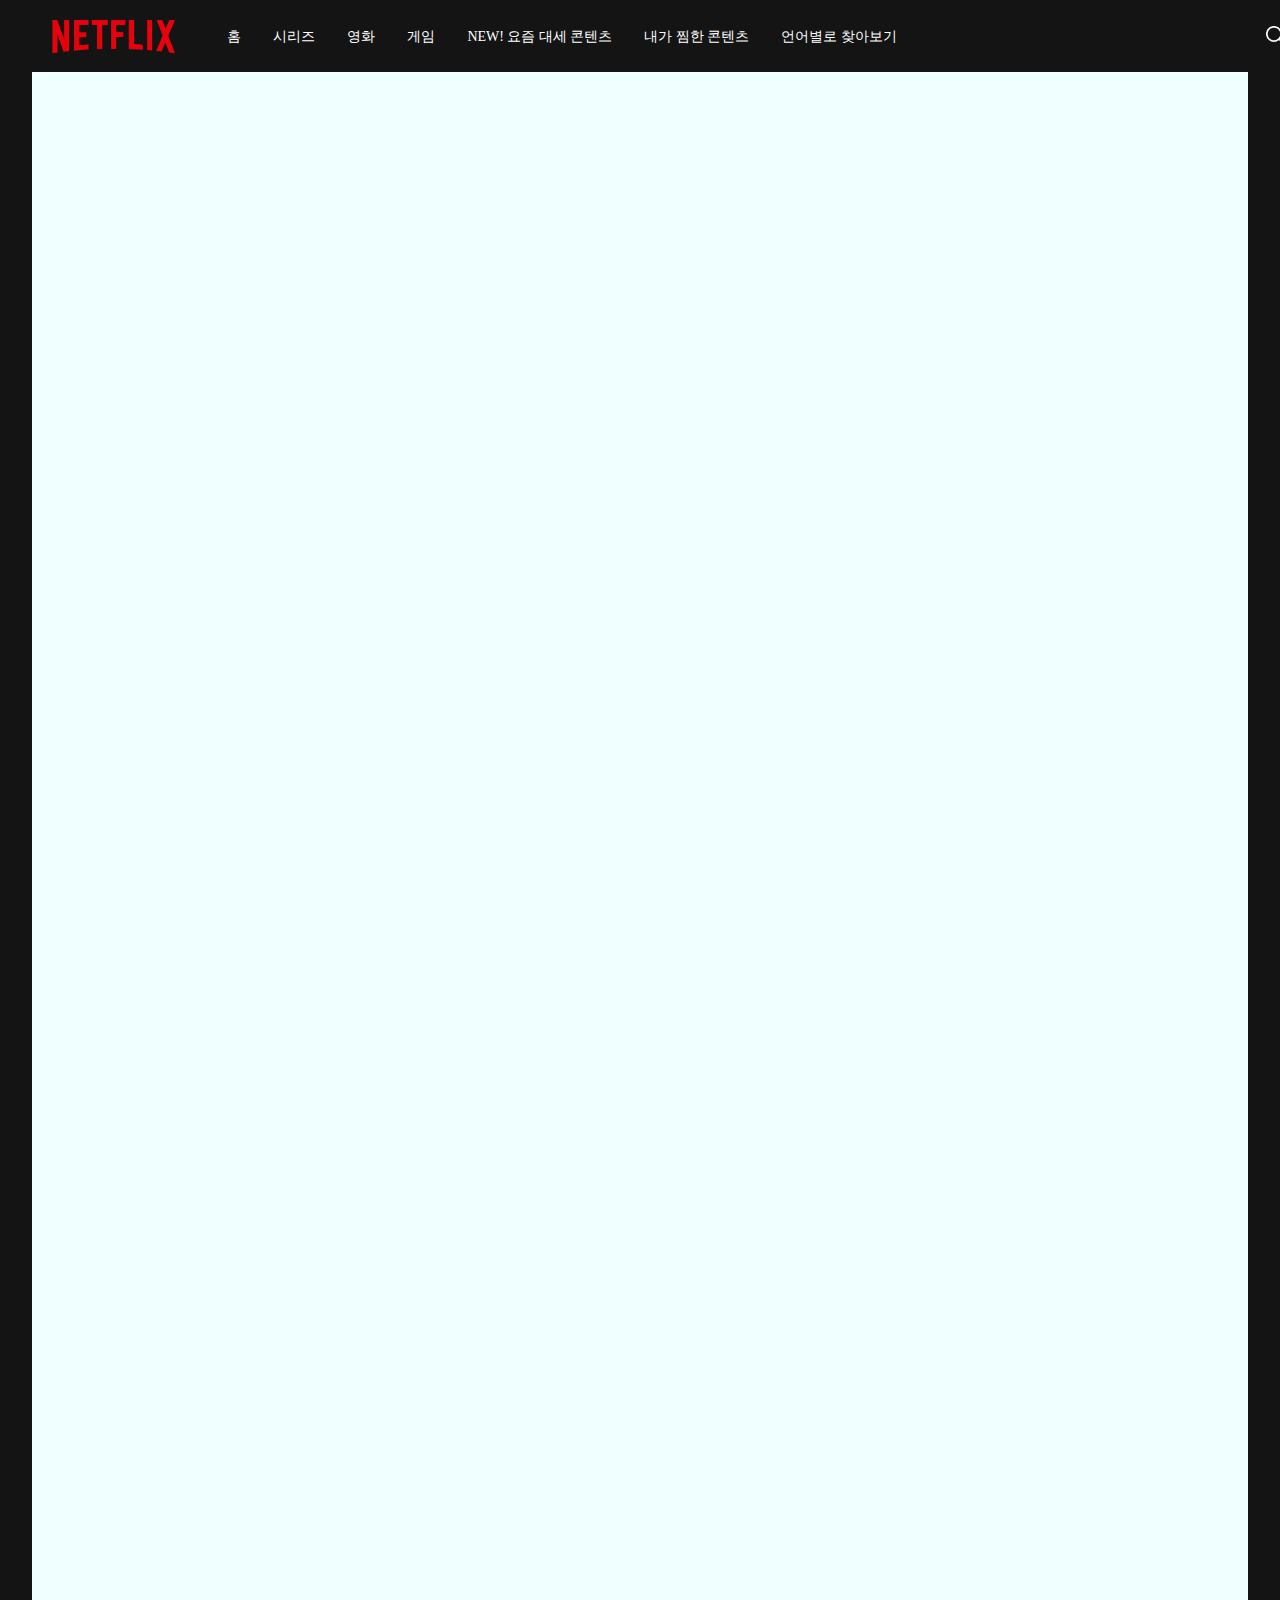
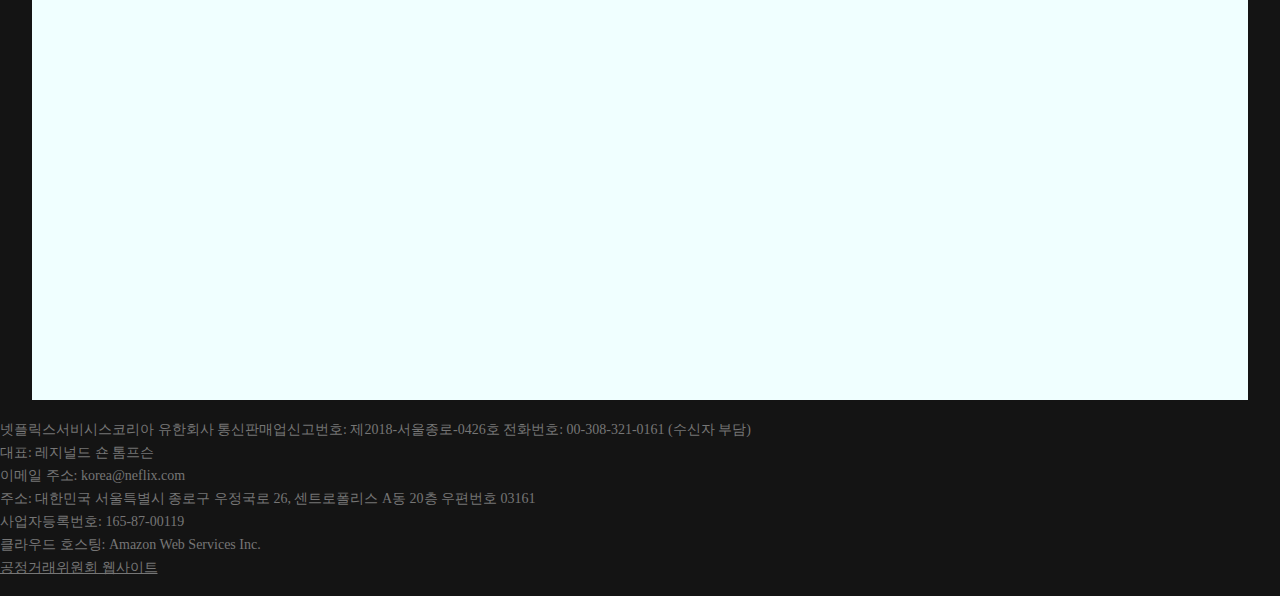
<file: index.html>
<!DOCTYPE html>
<html lang="ko">
    <head>
        <meta charset="UTF-8">
        <title>Netflix</title>
        <link rel="stylesheet" href="style.css">
        <link rel="stylesheet" href="css/header.css">
        <link rel="stylesheet" href="css/footer.css">
    </head>

    <body>
        <header class="header">
            <div class="header-container">
                <div class="left-section">
                    <img src="images/neflix.png" alt="logo" height="40px">
                    <nav class="left-menu">
                        <ul>
                            <li><a href="#">홈</a></li>
                            <li><a href="#">시리즈</a></li>
                            <li><a href="#">영화</a></li>
                            <li><a href="#">게임</a></li>
                            <li><a href="#">NEW! 요즘 대세 콘텐츠</a></li>
                            <li><a href="#">내가 찜한 콘텐츠</a></li>
                            <li><a href="#">언어별로 찾아보기</a></li>
                        </ul>
                    </nav>
                </div>
                <div class="right-menu">
                    <img src="images/search.png" alt="" height="20px">
                    <img src="images/bell.png" alt="" height="22px">
                    <img src="images/user.png" alt="" height="20px">
                </div>
            </div>
        </header>

        <main>

        </main>
        <footer class="footer">
            <div class="footer-container">
                <!-- SNS 연결 -->
                <!-- 하단 메뉴 -->  

                <!-- 하단 설명 -->
                <div class="footer-description">
                    <p>넷플릭스서비시스코리아 유한회사 통신판매업신고번호: 제2018-서울종로-0426호 전화번호: 00-308-321-0161 (수신자 부담)</p>
                    <p>대표: 레지널드 숀 톰프슨</p>
                    <p>이메일 주소: korea@neflix.com</p>
                    <p>주소: 대한민국 서울특별시 종로구 우정국로 26, 센트로폴리스 A동 20층 우편번호 03161</p>
                    <p>사업자등록번호: 165-87-00119</p>
                    <p>클라우드 호스팅: Amazon Web Services Inc.</p>
                    <p style="color: #767676; text-decoration: underline;">공정거래위원회 웹사이트</a></p>
                </div>
            </div>
        </footer>
    </body>
</html>
</file>
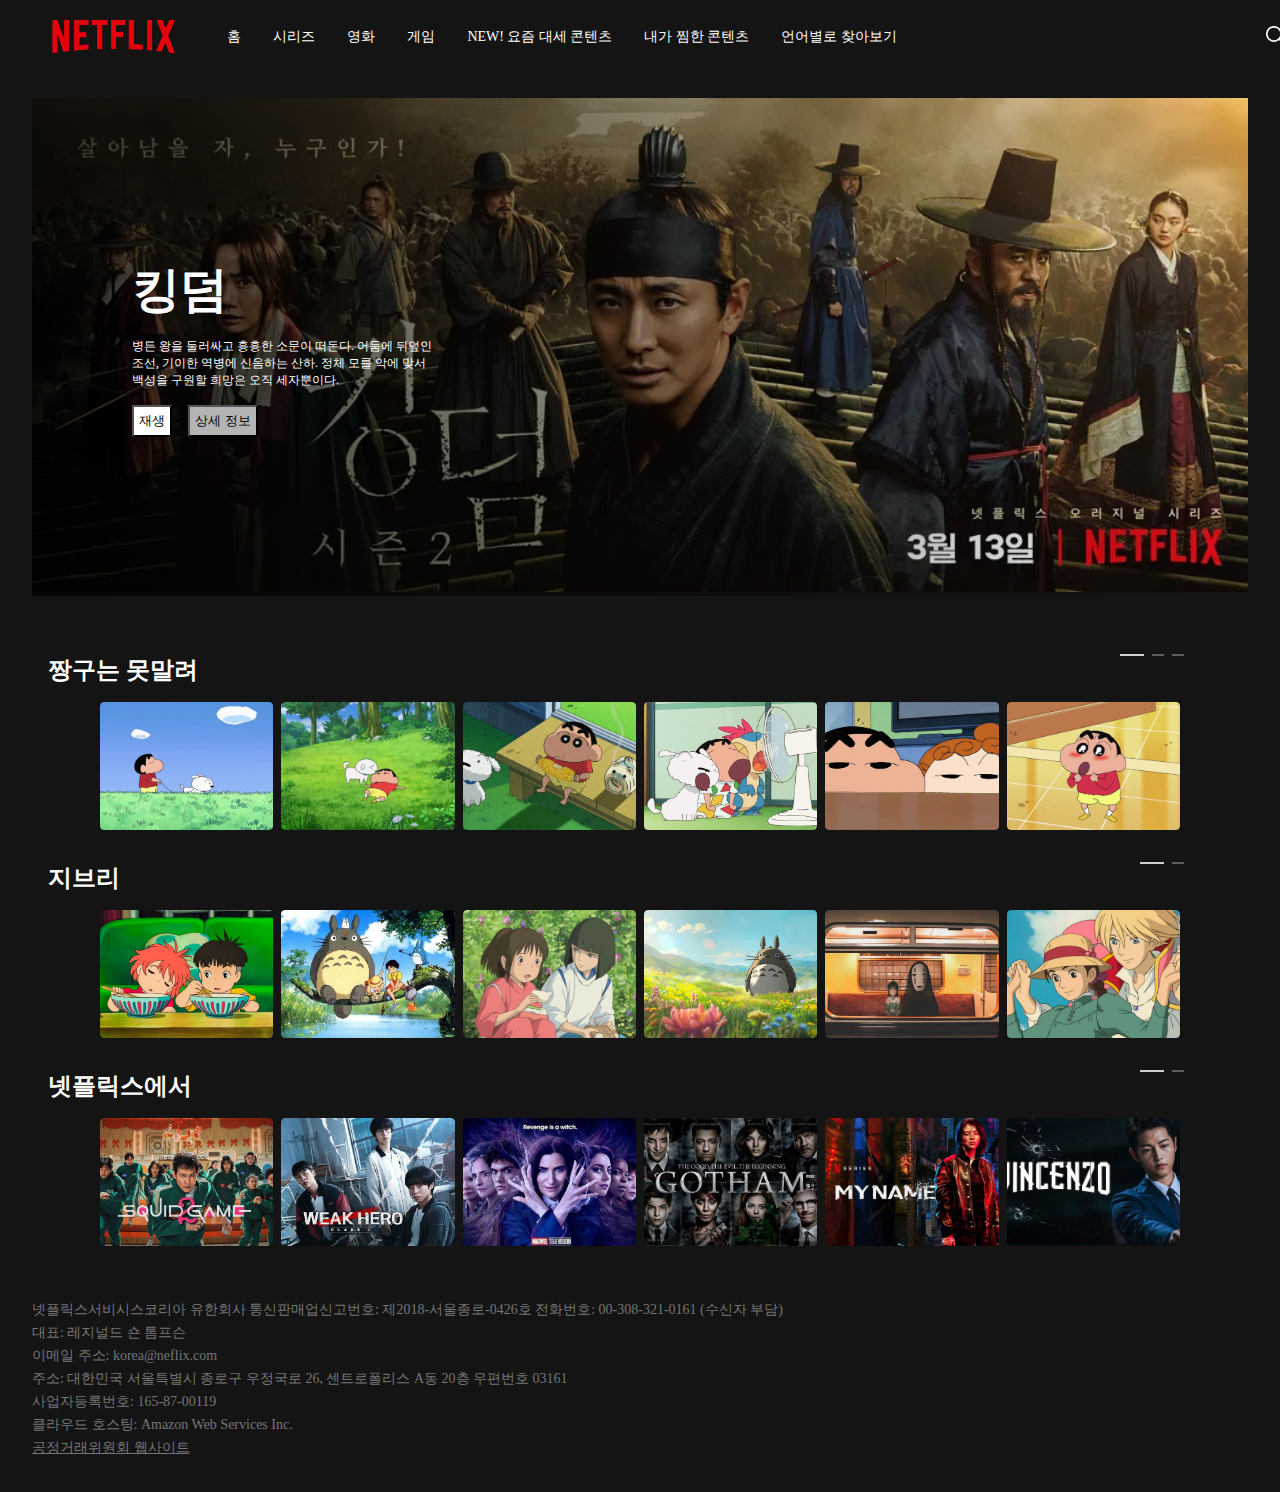
<file: netflix-clone/index.html>
<!DOCTYPE html>
<html lang="ko">
    <head>
        <meta charset="UTF-8">
        <title>Netflix</title>
        <link rel="stylesheet" href="./src/css/style.css">
        <link rel="stylesheet" href="./src/css/header.css">
        <link rel="stylesheet" href="./src/css/footer.css">
        <link rel="stylesheet" href="./src/css/hero.css">
        <link rel="stylesheet" href="./src/css/category.css">
        <link rel="stylesheet" href="./src/css/slider.css">
        <link rel="stylesheet" href="./src/css/modal.css">
        <link rel="stylesheet" href="./src/css/like.css">
    </head>

    <body>
        <header class="header">
            <div class="header-container">
                <div class="left-section">
                    <img src="images/neflix.png" alt="netflix-logo" height="40px">
                    <nav class="left-menu">
                        <ul>
                            <li><a href="#">홈</a></li>
                            <li><a href="#">시리즈</a></li>
                            <li><a href="#">영화</a></li>
                            <li><a href="#">게임</a></li>
                            <li><a href="#">NEW! 요즘 대세 콘텐츠</a></li>
                            <li><a href="#">내가 찜한 콘텐츠</a></li>
                            <li><a href="#">언어별로 찾아보기</a></li>
                        </ul>
                    </nav>
                </div>
                <div class="right-menu">
                    <img src="./images/search.png" alt="search-icon" height="20px">
                    <img src="./images/bell.png" alt="bell-icon" height="22px" data-modal-trigger="notification">
                    <img src="./images/user.png" alt="user-icon" height="20px" data-modal-trigger="profile">
                </div>
            </div>
        </header>

        <main>
            <section class="hero">
                <div class="hero-background">
                    <img src="./images/poster.webp" alt="hero-poster" width="100%">
                    <div class="hero-overlay"></div>
                </div>
                <div class="hero-content">
                    <h1 class="hero-title">킹덤</h1>
                    <p class="hero-description">병든 왕을 둘러싸고 흉흉한 소문이 떠돈다. 어둠에 뒤덮인 조선, 기이한 역병에 신음하는 산하. 정체 모를 악에 맞서 백성을 구원할 희망은 오직 세자뿐이다.</p>
                    <div class="hero-buttons">
                        <button class="btn-play">재생</button>
                        <button class="btn-info">상세 정보</button>
                    </div>
                </div>
            </section>
            
            <!-- 카테고리 컨테이너 - 동적으로 생성될 영역 -->
            <div class="categories-container"></div>
        </main>

        <footer class="footer">
            <div class="footer-container">
                <div class="footer-description">
                    <p>넷플릭스서비시스코리아 유한회사 통신판매업신고번호: 제2018-서울종로-0426호 전화번호: 00-308-321-0161 (수신자 부담)</p>
                    <p>대표: 레지널드 숀 톰프슨</p>
                    <p>이메일 주소: korea@neflix.com</p>
                    <p>주소: 대한민국 서울특별시 종로구 우정국로 26, 센트로폴리스 A동 20층 우편번호 03161</p>
                    <p>사업자등록번호: 165-87-00119</p>
                    <p>클라우드 호스팅: Amazon Web Services Inc.</p>
                    <p style="color: #767676; text-decoration: underline;">공정거래위원회 웹사이트</p>
                </div>
            </div>
        </footer>
        <script type="module" src="./src/js/app.js"></script>
    </body>
</html>
</file>
<file: style.css>
:root {
    --bg-color: #141414;
    --text-primary-color: #ffffff;
    --text-secondary-color: #767676;
    
    --spacing-8: 8px;
    --spacing-16: 16px;
    --spacing-24: 24px;
    --spacing-32: 32px;
    
    --font-size-14: 14px;
    --font-size-16: 16px;
    --font-size-20: 20px;
    --font-size-28: 28px;
    --font-size-48: 48px;
    
    --page-width: 1440px;
    --header-height: 72px;
}

* {
    margin: 0;
    padding: 0;
    box-sizing: border-box;
    background-color: var(--bg-color);
}

.page { width: var(--page-width); margin: 0 auto;}


/* dummy data */
main {
    height: 2000px;
    background-color: azure;
    margin-left: var(--spacing-32);
    margin-right: var(--spacing-32);
    padding: 0;
}
</file>
<file: css/header.css>
.header {
    position: fixed;
    height: var(--header-height);
    width: 100%;
    align-items: center;
    z-index: 1000;
    margin: 0;
}
.header-container {
    width: var(--page-width);
    margin: 0 auto;
    padding: 0 var(--spacing-32);
    height: 100%;
    display: flex;
    align-items: center;
    justify-content: space-between;
}

/* left header */
.left-section {
    display: flex;
    align-items: center;
    margin: 0;
    margin-left: var(--spacing-16);
    gap: var(--spacing-32);
}

.left-menu ul {
    list-style: none;
    display: flex;
    align-items: center;
}

.left-menu a {
    text-decoration: none;
    color: var(--text-primary-color);
    font-size: var(--font-size-14);
    white-space: nowrap;
    margin-left: var(--spacing-16);
    margin-right: var(--spacing-16);
}

/* right header */
.right-menu {
    display: flex;
    align-items: center;
    margin-right: var(--spacing-16);
}

.right-menu img {
    margin-left: var(--spacing-32);
}
</file>
<file: css/footer.css>
.footer {
    height: 180px;
    width: 100%;
    display: flex;
    font-size: var(--font-size-14);
    margin-top: var(--spacing-16);
    margin-left: 0;
    color: var(--text-secondary-color)
}

.footer-container {
    margin: 0;
}

.footer-description {
    margin:0;
}

.footer-description p {
    margin: 0;
    margin-top: 5px;
}
</file>
<file: netflix-clone/src/css/style.css>
:root {
    --bg-color: #141414;
    --text-primary-color: #ffffff;
    --text-secondary-color: #767676;
    
    --spacing-8: 0.5rem;
    --spacing-16: 1rem;
    --spacing-24: 1.5rem;
    --spacing-32: 2rem;
    
    --font-size-14: 0.875rem;
    --font-size-16: 1rem;
    --font-size-20: 1.25rem;
    --font-size-28: 1.75rem;
    --font-size-48: 3rem;
    
    --page-width: 90rem;
    --header-height: 4.5rem;
}

* {
    margin: 0;
    padding: 0;
    box-sizing: border-box;
    background-color: var(--bg-color);
}

.page { width: var(--page-width); margin: 0 auto;}

main {
    height: 80rem;
    margin-left: var(--spacing-32);
    margin-right: var(--spacing-32);
    padding: 0;
    padding-top: var(--header-height);
}
</file>
<file: netflix-clone/src/css/header.css>
.header {
    position: fixed;
    height: var(--header-height);
    width: 100%;
    align-items: center;
    z-index: 1000;
    margin: 0;
}
.header-container {
    width: var(--page-width);
    margin: 0 auto;
    padding: 0 var(--spacing-32);
    height: 100%;
    display: flex;
    align-items: center;
    justify-content: space-between;
}

/* left header */
.left-section {
    display: flex;
    align-items: center;
    margin: 0;
    margin-left: var(--spacing-16);
    gap: var(--spacing-32);
}

.left-menu ul {
    list-style: none;
    display: flex;
    align-items: center;
}

.left-menu a {
    text-decoration: none;
    color: var(--text-primary-color);
    font-size: var(--font-size-14);
    white-space: nowrap;
    margin-left: var(--spacing-16);
    margin-right: var(--spacing-16);
}

/* right header */
.right-menu {
    display: flex;
    align-items: center;
    margin-right: var(--spacing-16);
}

.right-menu img {
    margin-left: var(--spacing-32);
}
</file>
<file: netflix-clone/src/css/footer.css>
.footer {
    height: 180px;
    width: 100%;
    display: flex;
    font-size: var(--font-size-14);
    margin: var(--spacing-16);
    color: var(--text-secondary-color)
}

.footer-container {
    margin-left: var(--spacing-16);
}

.footer-description {
    margin:0;
}

.footer-description p {
    margin: 0;
    margin-top: 5px;
}
</file>
<file: netflix-clone/src/css/hero.css>
.hero {
    position: relative;
    overflow: hidden;
    height: 550px;
    display: flex;
    align-items: center;
}

.hero-background {
    position: absolute;
    width: 100%;
    z-index: 0;
}

.hero-overlay {
    position: absolute;
    inset: 0;
    background: linear-gradient(to right, rgba(0, 0, 0, 0.777), transparent);
    z-index: 1;
}

.hero-content {
    position: relative;
    z-index: 2;
    color: var(--text-primary-color);
    margin-left: 100px;
    background: none;
    width: 300px;
}

.hero-title {
    font-size: var(--font-size-48);
    background: none;
}

.hero-description {
    font-size: 12px;
    margin-top: var(--spacing-16);
    background: none;
}

.hero-buttons {
    display: flex;
    background: none;
    margin-top: var(--spacing-16);
    gap: var(--spacing-16);
}

.btn-play {
    padding: 5px;
    background-color: rgba(255, 255, 255);
}

.btn-info {
    padding: 5px;
    background-color: rgb(180, 180, 180);
}
</file>
<file: netflix-clone/src/css/category.css>
.categories-container {
    margin-left: var(--spacing-16);
    margin-right: var(--spacing-16);
}

.category-section {
    margin-top: var(--spacing-32);
    margin-bottom: var(--spacing-16);
}

.category-title {
    color: var(--text-primary-color);
    font-size: 1.5rem;
    margin-top: var(--spacing-16);
}
</file>
<file: netflix-clone/src/css/slider.css>
/* css/slider.css */

.slider-container {
  position: relative;
  padding: 0 3rem;
  margin-bottom: 1.5rem;
}

.slider {
  overflow: hidden;
  width: 100%;
}

.slider-track {
  display: flex;
  transition: transform 0.5s ease-in-out;
  will-change: transform;
}

.slide {
  flex-shrink: 0;
  padding: 0 0.25rem;
  padding-top: 1rem;
  box-sizing: border-box;
}

.slide .card {
  position: relative;
  width: 100%;
  height: 100%;
  overflow: hidden;
  border-radius: 0.25rem;
}

.slide img {
  width: 100%;
  height: 8rem;
  object-fit: cover;
  display: block;
  border-radius: 0.25rem;
  cursor: pointer;
  transition: transform 0.3s ease;
}

.slide:hover img {
  transform: scale(1.05);
  z-index: 1;
}

.card-content {
  position: absolute;
  bottom: 0;
  left: 0;
  right: 0;
  padding: 10px;
  background: linear-gradient(to top, rgba(0,0,0,1), transparent);
  color: white;
  opacity: 0;
  transition: opacity 0.3s ease;
  text-shadow: 1px 1px 2px rgba(0,0,0,0.8);  /* 텍스트 가독성을 위한 그림자 추가 */
}

.card-content h3 {
  background: transparent;
  margin: 0;
  font-size: 14px;
  font-weight: 500;
}

.card:hover .card-content {
  opacity: 1;
}


.slider-btn {
  position: absolute;
  top: 50%;
  transform: translateY(-50%);
  background: rgba(0, 0, 0, 0.7);
  border: none;
  color: var(--text-primary-color);
  font-size: 3rem;
  width: 3rem;
  height: 80%;
  cursor: pointer;
  z-index: 10;
  transition: background 0.3s ease;
  display: flex;
  align-items: center;
  justify-content: center;
  opacity: 0;
  pointer-events: none;
}

.slider-container:hover .slider-btn {
  opacity: 1;
  pointer-events: auto;
}

.slider-btn:hover {
  background: rgba(0, 0, 0, 0.9);
}

.slider-btn:disabled {
  opacity: 0.3;
  cursor: not-allowed;
}

.slider-btn-prev {
  left: 0;
}

.slider-btn-next {
  right: 0;
}

.pagination {
  position: absolute;
  top: -2rem;
  right: 3rem;
  display: flex;
  gap: 0.5rem;
  align-items: center;
}

.pagination-dot {
  width: 0.75rem;
  height: 0.125rem;
  background: rgba(255, 255, 255, 0.3);
  transition: all 0.3s ease;
  cursor: pointer;
}

.pagination-dot:hover {
  background: rgba(255, 255, 255, 0.6);
}

.pagination-dot.active {
  background: rgba(255, 255, 255, 0.8);
  width: 1.5rem;
}
</file>
<file: netflix-clone/src/css/modal.css>
.header .right-menu {
  position: relative;
}

.header .right-menu img[data-modal-trigger] {
  cursor: pointer;
  transition: opacity 0.3s ease;
}

.header .right-menu img[data-modal-trigger]:hover {
  opacity: 0.7;
}

.header-modal {
  position: absolute;
  top: calc(100% + 0.625rem);
  right: 0;
  background: rgba(0, 0, 0, 0.95);
  border: 1px solid rgba(255, 255, 255, 0.1);
  border-radius: 0.25rem;
  padding: 1.25rem;
  min-width: 15.625rem;
  max-width: 21.875rem;
  opacity: 0;
  transform: translateY(-0.625rem);
  transition: opacity 0.2s ease, transform 0.2s ease;
  pointer-events: none;
  z-index: 1000;
}

.header-modal.show {
  opacity: 1;
  transform: translateY(0);
  pointer-events: auto;
}

.header-modal::before {
  content: '';
  position: absolute;
  top: -0.5rem;
  right: 1.25rem;
  width: 0;
  height: 0;
  border-left: 0.5rem solid transparent;
  border-right: 0.5rem solid transparent;
  border-bottom: 0.5rem solid rgba(255, 255, 255, 0.1);
}

.header-modal::after {
  content: '';
  position: absolute;
  top: -0.4375rem;
  right: 1.25rem;
  width: 0;
  height: 0;
  border-left: 0.5rem solid transparent;
  border-right: 0.5rem solid transparent;
  border-bottom: 0.5rem solid rgba(0, 0, 0, 0.95);
}

.modal-content h3 {
  font-size: 1rem;
  font-weight: 600;
  margin-bottom: 0.9375rem;
  color: var(--text-primary-color);
}

.notification-list,
.profile-menu {
  list-style: none;
}

.notification-list li {
  padding: 0.75rem 0;
  border-bottom: 1px solid rgba(255, 255, 255, 0.1);
  font-size: 0.875rem;
  line-height: 1.5;
  color: rgba(255, 255, 255, 0.9);
  cursor: pointer;
  transition: color 0.3s ease;
}

.notification-list li:last-child {
  border-bottom: none;
}

.notification-list li:hover,
.profile-menu li:hover {
  color: var(--text-primary-color);
}

.profile-menu li {
  padding: 0.75rem 0;
  font-size: 0.875rem;
  color: rgba(255, 255, 255, 0.9);
  cursor: pointer;
  transition: color 0.3s ease;
}
</file>
<file: netflix-clone/src/css/like.css>
.slide {
  position: relative;  /* 추가 */
}

.like-button {
  position: absolute;
  top: 20px;
  right: 8px;
  width: 32px;
  height: 32px;
  border: none;
  background: none;
  border-radius: 50%;
  cursor: pointer;
  font-size: 16px;
  display: flex;
  align-items: center;
  justify-content: center;
  opacity: 0;
  transition: all 0.3s ease;
  z-index: 10;  /* z-index 증가 */
}

.like-count {
  position: absolute;
  top: 48px;  /* 좋아요 버튼 아래에 위치 */
  right: 13.5px;
  background: rgba(0, 0, 0, 0.5);
  color: white;
  font-size: 12px;
  padding: 2px 6px;
  border-radius: 4px;
  opacity: 0;
  transition: all 0.3s ease;
  z-index: 10;
}

.slide:hover .like-button,
.slide:hover .like-count {
  opacity: 1;
}

.like-button:hover {
  transform: scale(1.1);
  background: none;
}


/* 좋아요 애니메이션 */
.like-button.liked {
  animation: likeAnimation 0.3s ease-in-out;
}

@keyframes likeAnimation {
  0% { transform: scale(1); }
  50% { transform: scale(1.2); }
  100% { transform: scale(1); }
}
</file>
